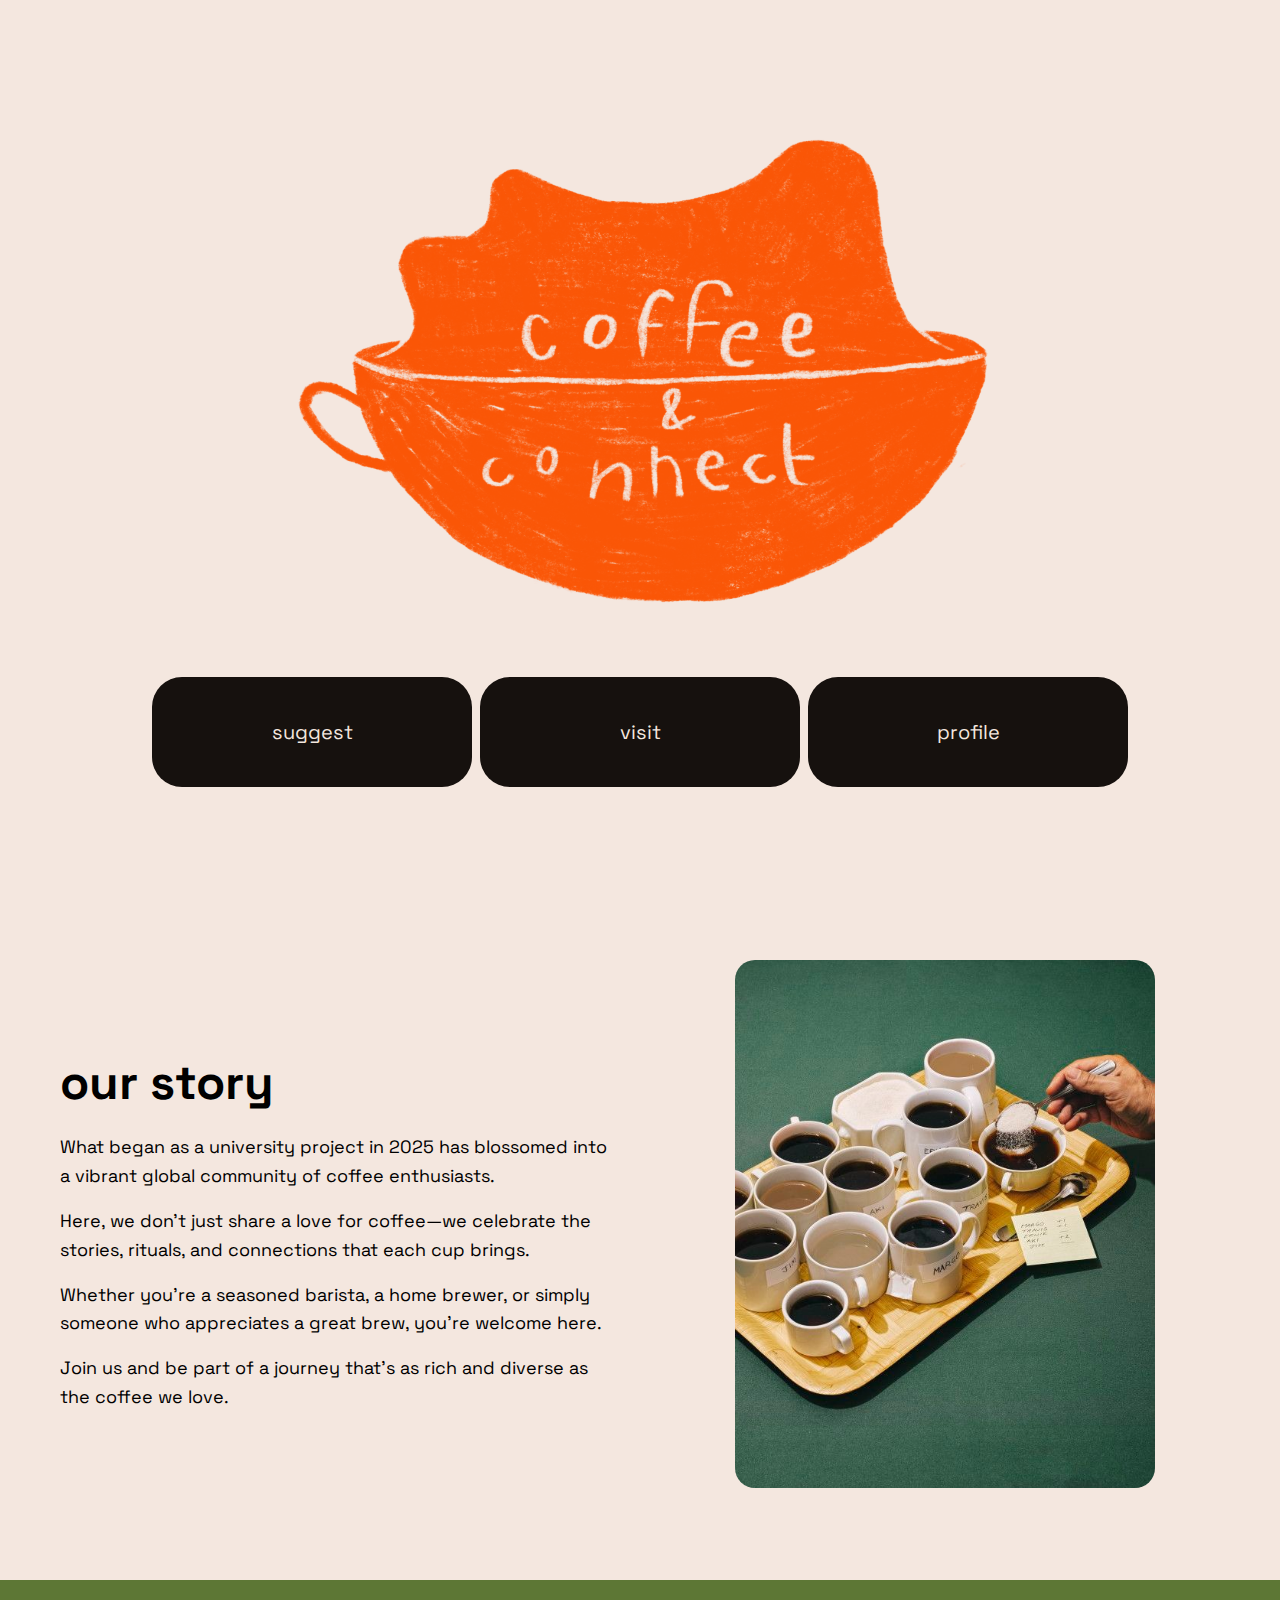
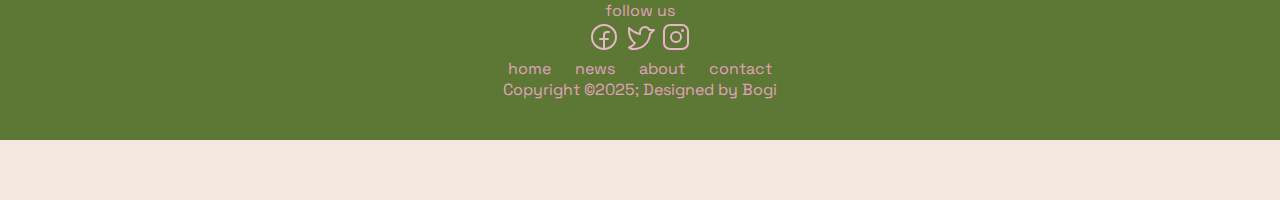
<file: index.html>
<!DOCTYPE html>
<html lang="en">
<head>
  <meta charset="UTF-8" />
  <title>Coffee & Connect</title>
  <meta name="viewport" content="width=device-width, initial-scale=1.0" />
  <link rel="preconnect" href="https://fonts.googleapis.com">
  <link rel="preconnect" href="https://fonts.gstatic.com" crossorigin>
  <link href="https://fonts.googleapis.com/css2?family=Asimovian&family=IBM+Plex+Mono:ital,wght@0,100;0,200;0,300;0,400;0,500;0,600;0,700;1,100;1,200;1,300;1,400;1,500;1,600;1,700&family=Space+Grotesk:wght@300..700&family=Yuji+Syuku&display=swap" rel="stylesheet">

  <style>


    .space-grotesk-regular {
    font-family: "Space Grotesk", sans-serif;
    font-optical-sizing: auto;
    font-weight: 400;
    font-style: normal;
    }

    * {
      margin: 0;
      padding: 0;
      box-sizing: border-box;
      font-family: "Space Grotesk", "IBM Plex Mono", sans-serif;
    }

    body {
      overflow: hidden;
      background: #16110E;
    }

    /* ===== pgs  ===== */
    .pages {
      height: 200vh;
      width: 100%;
      transition: transform 0.8s ease-in-out;
    }

    .page {
      height: 100vh;
      width: 100%;
      display: flex;
      align-items: center;
      justify-content: center;
    }

    /* ===== 1st pg ===== */
    .page-one {
      background: #F4E7DF;
      flex-direction: column;
      gap: 24px; /* tighten spacing so image + buttons fit */
    }

    .hero-image {
      /* slightly smaller so image + buttons fit on one screen */
      width: 720px;
      height: 540px;
      max-width: 85vw;
      max-height: 65vh;
      object-fit: contain;
    }

    .buttons {
      display: flex;
      width: 100%;
      max-width: 1040px;
      justify-content: space-evenly;
      align-items: center;
      gap: 0; /* spacing is handled by space-evenly */
      padding: 0 24px;
      box-sizing: border-box;
    }

    .btn {
      background: #16110E;
      color: #F4E7DF;
      padding: 14px 28px;
      border-radius: 30px;
      font-size: 20px;
      border: none;
      cursor: pointer;

      width: 320px;
      height: 110px;
      display: inline-flex;
      align-items: center;
      justify-content: center;
      font-size: 20px;

      /* ensure anchor-buttons have no underline */
      text-decoration: none;
      color: #F4E7DF;
    }

    /* also target anchor states to prevent underlines on hover/focus */
    .btn,
    .btn:link,
    .btn:visited,
    .btn:hover,
    .btn:focus {
      text-decoration: none;
      color: #F4E7DF;
    }
    /* ===== SECOND PAGE ===== */
    .page-two {
      background: #F4E7DF;
      /* make this page a column and space content so footer sits at the bottom */
      display: flex;
      flex-direction: column;
      justify-content: space-between;
      padding: 60px;
      min-height: 100vh;
      box-sizing: border-box;
    }

    .story-container {
      display: flex;
      gap: 60px;
      max-width: 1200px;
      margin: 0 auto;            /* don't auto-center vertically */
      align-items: stretch;      /* let children fill container height */
      flex: 1 1 auto;            /* take available vertical space so footer sits at bottom */
        padding-bottom: 60px;     /* space from footer */
    }

    .story-text {
      flex: 1;
      display: flex;
      flex-direction: column;
      justify-content: center;   /* vertically center the text block inside the container */
    }

    .story-text h1 {
      font-size: 48px;
      margin-bottom: 20px;
    }

    .story-text p {
      font-size: 18px;
      line-height: 1.6;
      margin-bottom: 16px;
    }

    .story-image {
      flex: 1;
      display: flex;
      align-items: center;
      justify-content: center;
      margin-bottom: auto;
    }

    .story-image img {
      width: 420px;
      height: 528px;
      max-width: 100%;
      max-height: 75vh;
      object-fit: cover;
      border-radius: 20px;
      display: block;
    }

    footer {
      width: calc(100% + 120px);
      background-color: #5D7735;
      color: #E1A3BC;
      text-align: center;
      padding: 20px 0 40px 0;
    }

    .footer-text2 {
      display: flex;
      justify-content: center;
      align-items: center;
      gap: 24px;
      white-space: nowrap;
    }

    .footer-text2 p {
      margin: 0;
      padding: 0;
    }
    
    /* ===== responsiving ===== */
    @media (max-width: 100%) {
      .story-container {
        flex-direction: column;
        padding-bottom: 100px;
      }

      .story-text h1 {
        font-size: 36px;
      }

      /* scale image and buttons on small screens */
      .hero-image {
        width: 72vw;
        height: auto;
        max-height: 50vh;
      }

      .btn {
        width: 100%;
        height: 56px;
        font-size: 18px;
      }

      .buttons {
        gap: 12px;
        flex-direction: column;
        align-items: center;
        width: 86vw;
      }

      /* make story image responsive on narrow screens */
      .story-image img {
        width: 86vw;
        height: auto;
        max-height: 50vh;
      }

      footer {
        width: 100%;
        background-color: #5D7735;
        color: #E1A3BC;
        text-align: center;
        padding: 20px 0;
      }
    }
  </style>
</head>

<body>

  <div class="pages" id="pages">
    <!-- pg 1 -->
    <section class="page page-one">
      <img src="img/logo orange.png" alt="Coffee and Connect" class="hero-image" />

      <div class="buttons">
        <a href="404/recommend.html" class="btn" role="button">suggest</a>
        <a href="discover/discover.html" class="btn" role="button">visit</a>
        <a href="404/404.html" class="btn" role="button">profile</a>
      </div>
    </section>

    <!-- pg 2 -->
    <section class="page page-two">
      <div class="story-container">
        <div class="story-text">
          <h1>our story</h1>
          <p>
            What began as a university project in 2025 has blossomed into a vibrant global community of coffee enthusiasts. 
          </p>
          <p>
            Here, we don’t just share a love for coffee—we celebrate the stories, rituals, and connections that each cup brings. 
          </p>
          <p>
            Whether you’re a seasoned barista, a home brewer, or simply someone who appreciates a great brew, you’re welcome here.
          </p>
          <p>
            Join us and be part of a journey that’s as rich and diverse as the coffee we love.
          </p>
        </div>

        <div class="story-image">
          <img src="img/story.jpeg" alt="Coffee tasting" />
        </div>
      </div>
      <footer>
        <p class="footer-text">follow us</p>
        <div class="social-icons">
          <a href="#"><img src="img/social/facebook-logo.svg" alt="Facebook" /></a>
          <a href="#"><img src="img/social/twitter-logo.svg" alt="Twitter" /></a>
          <a href="#"><img src="img/social/instagram-logo.svg" alt="Instagram" /></a>
        </div>
        <div class="footer-text2">
            <p>home</p>
            <p>news</p>
            <p>about</p>
            <p>contact</p>
        </div>
        <p class="footer-text3">Copyright ©2025; Designed by Bogi</p>
      
      </footer>
    </section>
  </div>

  <script>
    let currentPage = 0;
    const pages = document.getElementById("pages");

    /* ===== scroll  ===== */
    window.addEventListener("wheel", (e) => {
      if (e.deltaY > 0) {
        goToPage(1);
      } else {
        goToPage(0);
      }
    });

    /* ===== swipe  ===== */
    let startY = 0;

    window.addEventListener("touchstart", (e) => {
      startY = e.touches[0].clientY;
    });

    window.addEventListener("touchend", (e) => {
      let endY = e.changedTouches[0].clientY;
      if (startY - endY > 50) {
        goToPage(1); 
      } else if (endY - startY > 50) {
        goToPage(0); 
      }
    });

    function goToPage(page) {
      currentPage = page;
      pages.style.transform = `translateY(-${page * 100}vh)`;
    }
  </script>

</body>
</html>
</file>
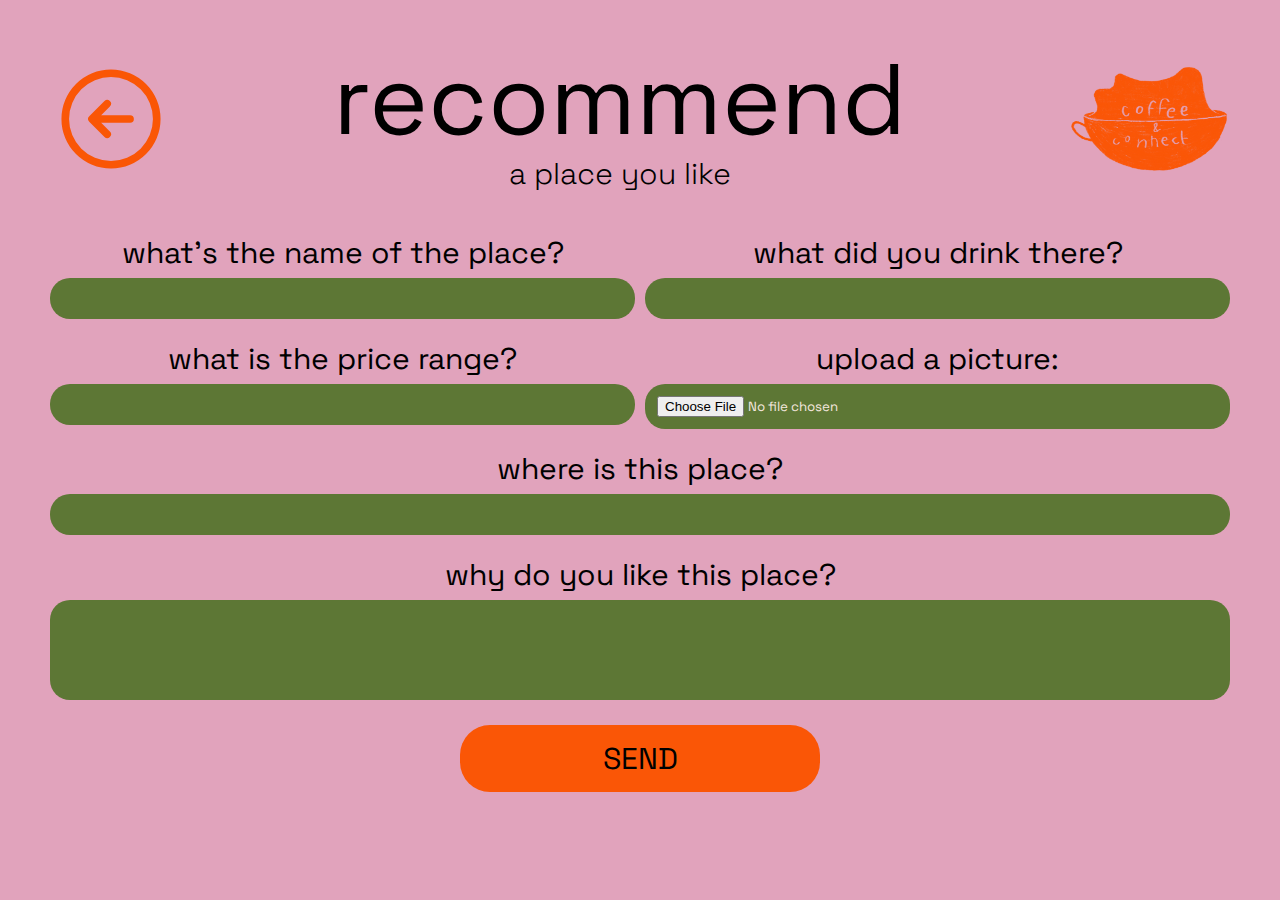
<file: 404/recommend.html>
<!DOCTYPE html>
<html lang="en">
<head>
  <meta charset="UTF-8" />
  <meta name="viewport" content="width=device-width, initial-scale=1.0" />
  <title>Recommend a Place</title>
  <link rel="preconnect" href="https://fonts.gstatic.com" crossorigin>
  <link href="https://fonts.googleapis.com/css2?family=Asimovian&family=IBM+Plex+Mono:ital,wght@0,100;0,200;0,300;0,400;0,500;0,600;0,700;1,100;1,200;1,300;1,400;1,500;1,600;1,700&family=Space+Grotesk:wght@300..700&family=Yuji+Syuku&display=swap" rel="stylesheet">


  <style>
    * {
      box-sizing: border-box;
      font-family: "Space Grotesk", "IBM Plex Mono", sans-serif;
    }

    .space-grotesk-regular {
    font-family: "Space Grotesk", sans-serif;
    font-optical-sizing: auto;
    font-weight: 400;
    font-style: normal;
}

    body {
      margin: 0;
      background-color: #E1A3BC;
      display: flex;
      justify-content: center;
      align-items: center;
    }

    .container {
      width: 100%;
      background-color: #E1A3BC;
      padding: 50px;
    }

    .top-bar {
        display: flex;
        justify-content: space-between;
        align-items: center;
        position: relative;
        margin-bottom: 40px;
    }

    /* tajtel placed between back button and logo */
    .top-bar-title {
      display: flex;
      flex-direction: column;
      align-items: center;
      justify-content: center;
      gap: 4px;
      text-align: center;
      pointer-events: none; 
    }
    .top-bar-title h1 {
      margin: 0;
      font-size: 100px;    
      font-weight: 400;
      text-transform: lowercase;
      line-height: 1;
    }
    .top-bar-title h2 {
      margin: 0;
      font-size: 30px;    
      font-weight: 300;
      text-transform: none;
    }

    .top-bar-logo {
      max-height: 122px;
      height: 122px;
      width: auto;
      object-fit: contain;
      display: block;
    }

    .back-btn {
        background: transparent;
        border-radius: 50%;
        width: 122px;
        height: 122px;
        font-size: 24px;
        cursor: pointer;
    }

    .logo {
        max-width: 162px;
        height: auto;
        font-weight: bold;
        text-align: right;
    }

    h1 {
      text-align: center;
      font-size: 100px;
      font-weight: 400;
      margin: 0 0 0;
    }

    h2 {
      text-align: center;
      margin: 0 0 30px;
      font-size: 30px;
      font-weight: normal;
    }

    .row {
      display: flex;
      gap: 10px;
      margin-bottom: 20px;
    }

    .field {
      flex: 1;
    }

    label {
      display: block;
      text-align: center;
      font-size: 30px;
      margin-bottom: 6px;
    }

    input, textarea {
      width: 100%;
      padding: 12px;
      border-radius: 20px;
      border: none;
      background-color: #5D7735;
      color: #F4E7DF;
    }

    textarea {
      min-height: 100px;
      resize: none;
    }

    .full-width {
      margin-bottom: 20px;
    }

    .send-btn {
      width: 360px;
      padding: 14px;
      border-radius: 30px;
      border: none;
      background-color: #FA5606;
      font-size: 30px;
      font-weight: 400;
      cursor: pointer;
      display: inline-flex;    
      align-items: center;
      justify-content: center;
    }


    .send-wrap {
      text-align: center;
      margin-top: 20px;
    }

    .modal-overlay {
      position: fixed;
      inset: 0;
      background: rgba(0,0,0,0.45);
      display: none;
      align-items: center;
      justify-content: center;
      z-index: 1200;
      padding: 24px;
      box-sizing: border-box;
    }
    .modal-overlay.active { display: flex; }
    .modal {
      background: #F4E7DF;
      color: #16110E;
      padding: 24px;
      border-radius: 12px;
      max-width: 520px;
      width: 100%;
      text-align: center;
      position: relative;
    }
    .modal h3 { margin: 0 0 8px; font-size: 20px; }
    .modal p { margin: 0 0 18px; font-size: 16px; }
    .modal .close-btn {
      position: absolute;
      right: 10px;
      top: 10px;
      background: transparent;
      border: none;
      font-size: 20px;
      cursor: pointer;
      color: #16110E;
    }
    
  </style>
</head>
<body>
  <div class="container">
   <div class="top-bar">
    <a href="../index.html" aria-label="Back to homepage">
      <img src="../img/back btn.svg" alt="back" class="back-btn" />
    </a>

    <div class="top-bar-title" aria-hidden="true">
      <h1>recommend</h1>
      <h2>a place you like</h2>
    </div>

    <a href="../index.html" aria-label="Homepage">
      <img src="../img/logo orange.png" alt="logo" class="top-bar-logo" />
    </a>
  </div>

    <div class="row">
      <div class="field">
        <label>what’s the name of the place?</label>
        <input type="text" />
      </div>
      <div class="field">
        <label>what did you drink there?</label>
        <input type="text" />
      </div>
    </div>

    <div class="row">
      <div class="field">
        <label>what is the price range?</label>
        <input type="text" />
      </div>
      <div class="field">
        <label>upload a picture:</label>
        <input type="file" />
      </div>
    </div>

    <div class="full-width">
      <label>where is this place?</label>
      <input type="text" />
    </div>

    <div class="full-width">
      <label>why do you like this place?</label>
      <textarea></textarea>
    </div>

    <div class="send-wrap">
      <button class="send-btn">SEND</button>
    </div>
  </div>

  <!-- pop-up-->
  <div class="modal-overlay" id="recModal" aria-hidden="true">
    <div class="modal" role="dialog" aria-modal="true" aria-labelledby="recModalTitle">
      <button class="close-btn" id="recModalClose" aria-label="Close and return to homepage">×</button>
      <h3 id="recModalTitle">Thank you for your recommendation!</h3>
      <p>We appreciate your suggestion — we’ll take a look.</p>
      
    </div>
  </div>

  <script>
    (function () {
      const sendBtn = document.querySelector('.send-btn');
      const overlay = document.getElementById('recModal');
      const closeBtn = document.getElementById('recModalClose');

      if (!sendBtn || !overlay) return;

      function openModal() {
        overlay.classList.add('active');
        overlay.setAttribute('aria-hidden', 'false');
        closeBtn && closeBtn.focus();
      }

      function closeModal() {
        overlay.classList.remove('active');
        overlay.setAttribute('aria-hidden', 'true');
      }

      sendBtn.addEventListener('click', function (e) {
        e.preventDefault();
        openModal();
      });

      // X button: go back to first page
      closeBtn && closeBtn.addEventListener('click', function () {
        window.location.href = '../index.html';
      });

      
      overlay.addEventListener('click', function (e) {
        if (e.target === overlay) closeModal();
      });

      document.addEventListener('keydown', function (e) {
        if (e.key === 'Escape' || e.keyCode === 27) {
          closeModal();
        }
      });
    })();
  </script>
</body>
</html>
</file>
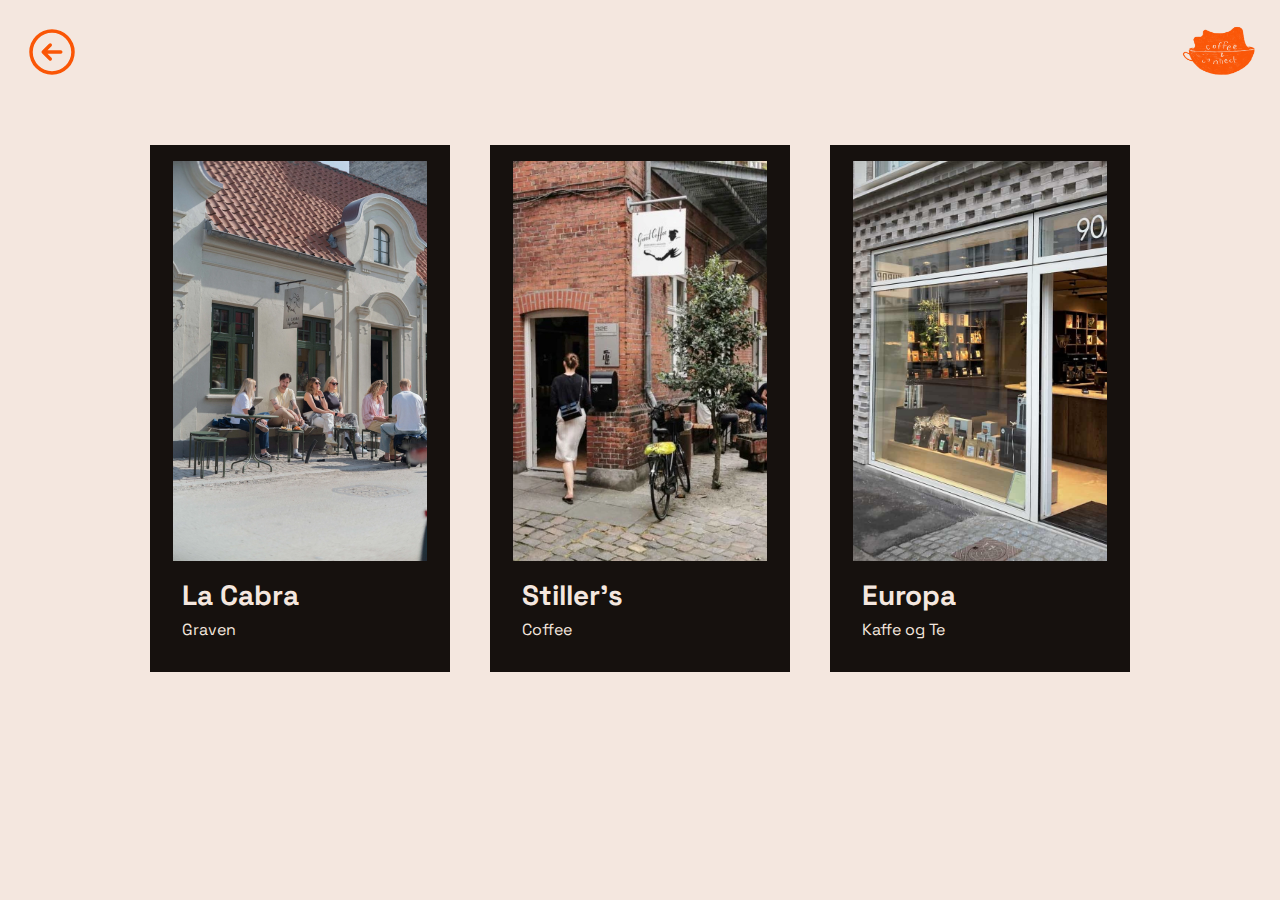
<file: discover/discover.html>
<!DOCTYPE html>
<html lang="en">
<head>
  <meta charset="UTF-8" />
  <title>Coffee & Connect</title>
  <link rel="stylesheet" href="disvocer.css" />
  <link rel="preconnect" href="https://fonts.gstatic.com" crossorigin>
  <link href="https://fonts.googleapis.com/css2?family=Asimovian&family=IBM+Plex+Mono:ital,wght@0,100;0,200;0,300;0,400;0,500;0,600;0,700;1,100;1,200;1,300;1,400;1,500;1,600;1,700&family=Space+Grotesk:wght@300..700&family=Yuji+Syuku&display=swap" rel="stylesheet">

</head>
<body>

<div class="page">

  <!-- Top bar -->
  <div class="top-bar">
    <a href="../index.html" aria-label="Back to homepage">
      <img src="../img/back btn.svg" alt="back" class="back-btn" />
    </a>
    <a href="../index.html" aria-label="Homepage">
      <img src="../img/logo orange.png" alt="logo" class="top-bar-logo" />
    </a>
  </div>

  <!-- Carousel -->
  <div class="carousel-container">
    <div class="carousel-track">

      <a href="./LC/LC.html" class="card" aria-label="La Cabra" class="link">
        <img src="../img/LC.webp" />
        <div class="card-text">
          <h2>La Cabra</h2>
          <p>Graven</p>
        </div>
      </a>

      <a href="./ST/ST.html" class="card" aria-label="Stiller’s" class="link">
        <img src="../img/Stillrs.webp" />
        <div class="card-text">
          <h2>Stiller’s</h2>
          <p>Coffee</p>
        </div>
      </a>

      <a href="./EPA/EPA.html" class="card" aria-label="Europa" class="link">
        <img src="../img/Epa.jpg" />
        <div class="card-text">
          <h2>Europa</h2>
          <p>Kaffe og Te</p>
        </div>
      </a>

    </div>
  </div>

</div>

<script src="carousel.js"></script>
</body>
</html>
</file>
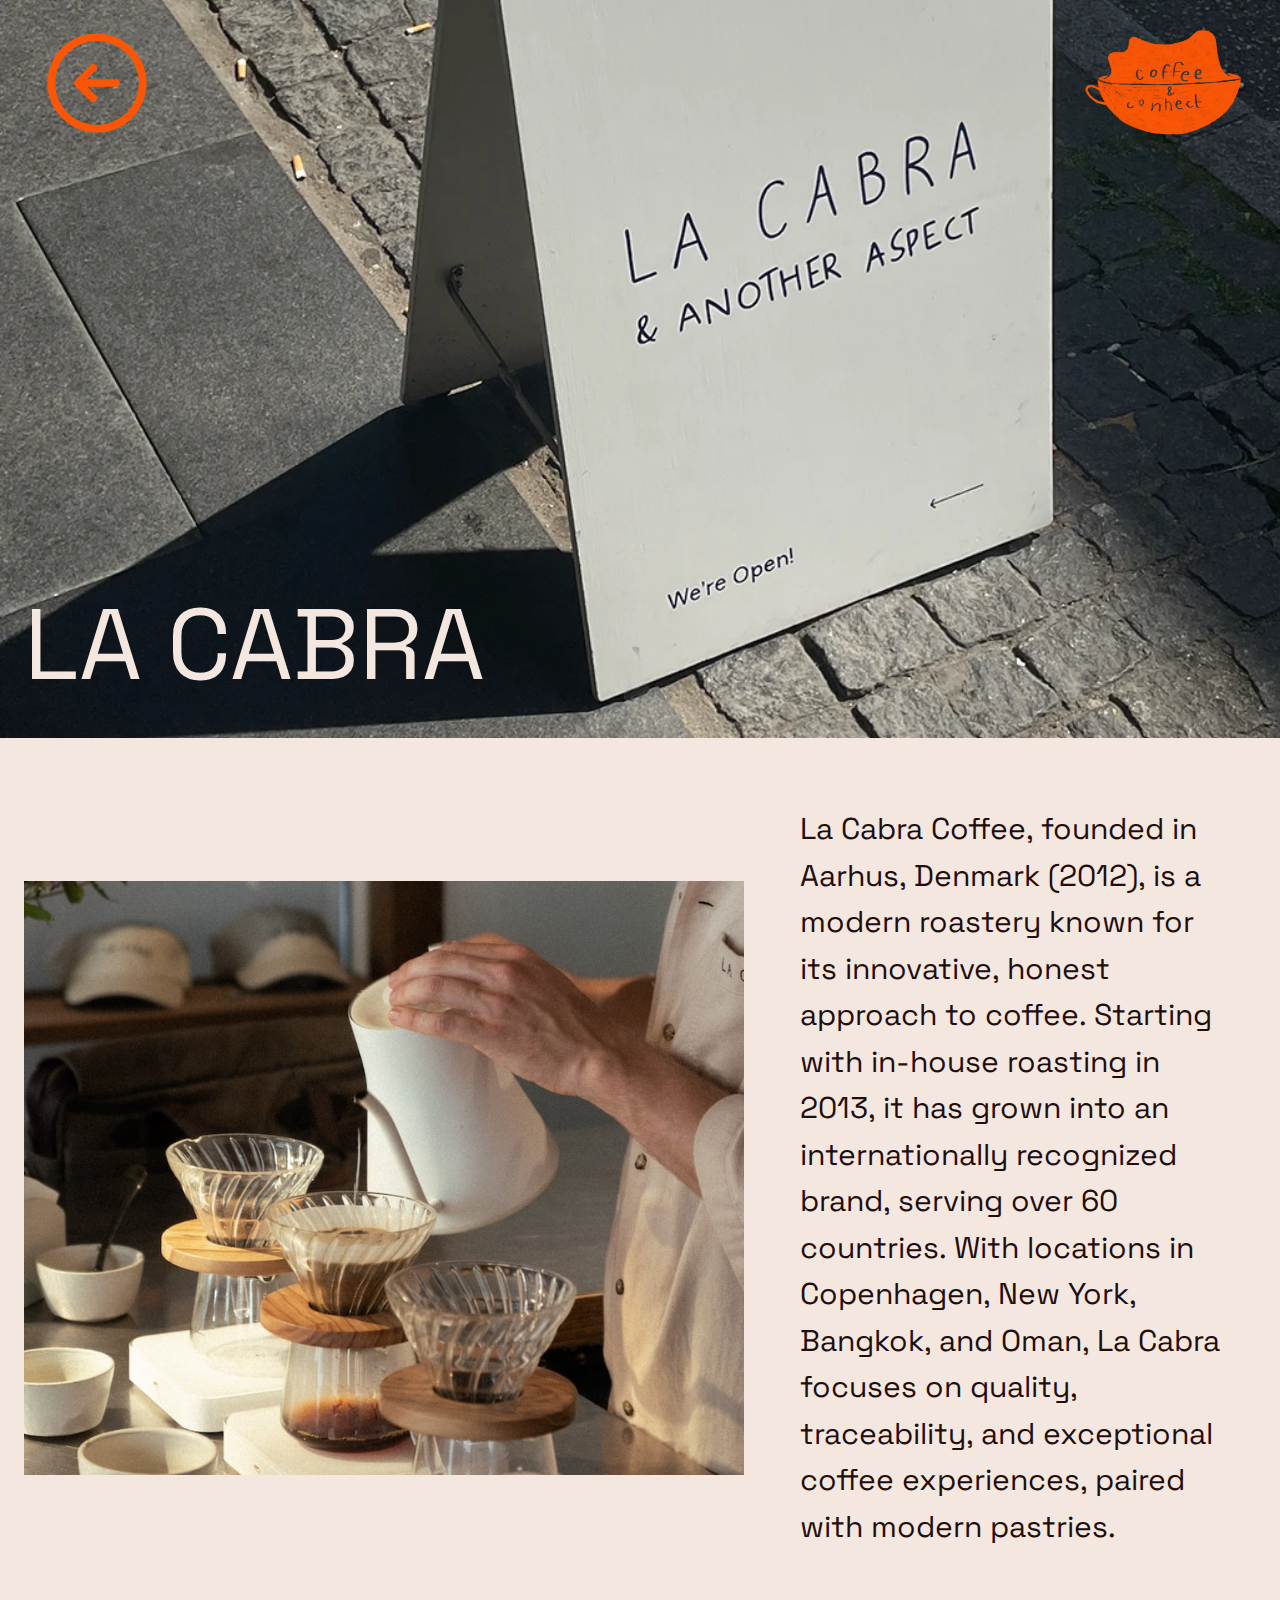
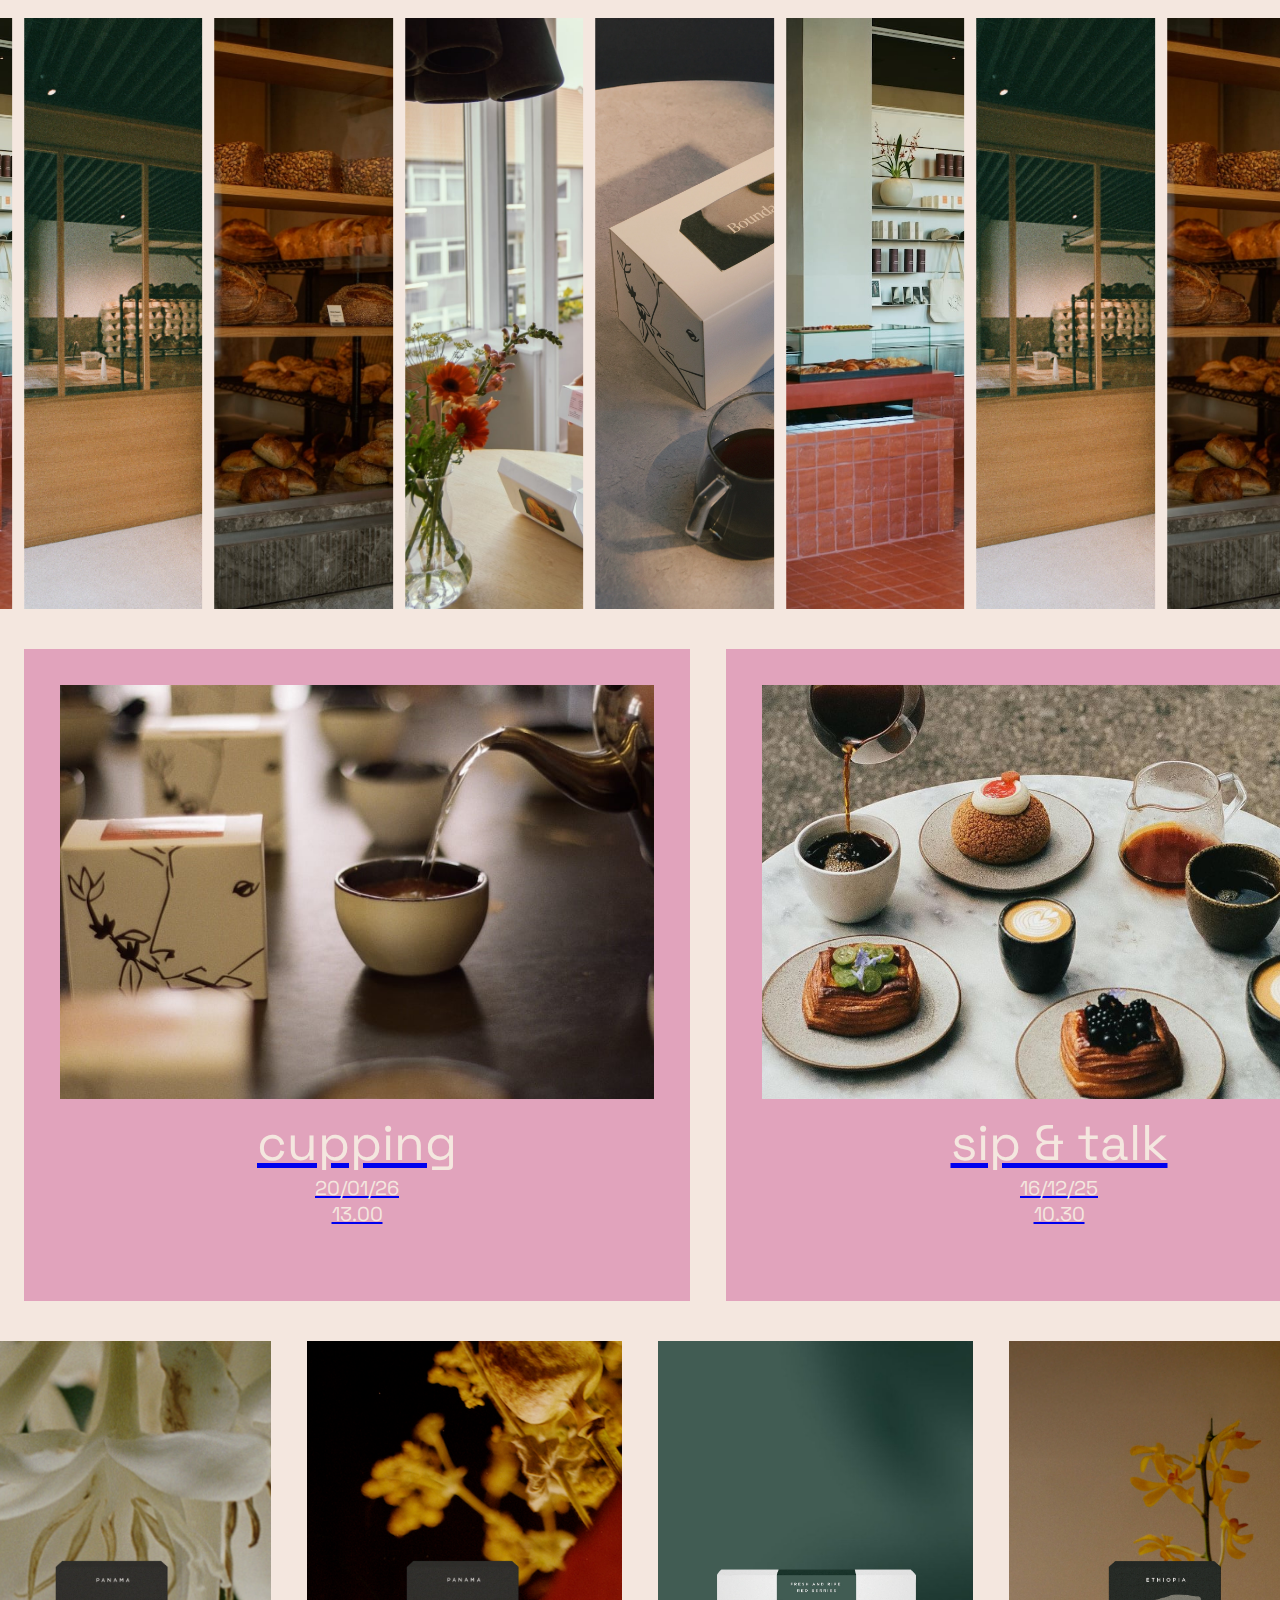
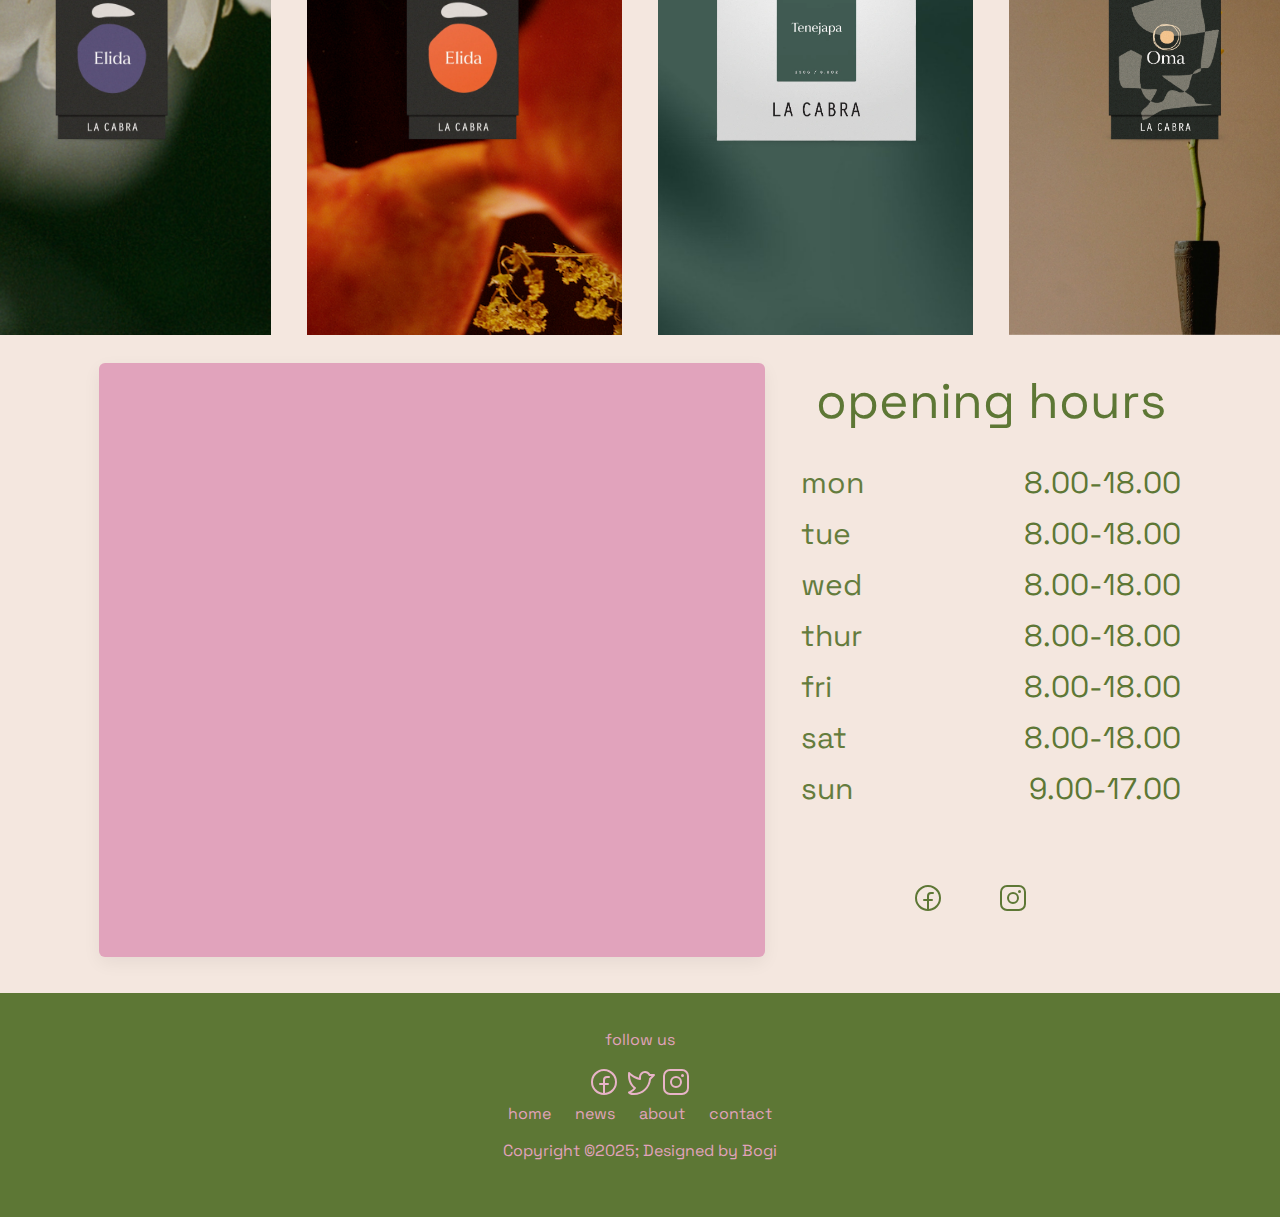
<file: discover/LC/LC.html>
<!DOCTYPE html>
<html lang="en">
<head>
  <meta charset="UTF-8" />
  <meta name="viewport" content="width=device-width, initial-scale=1.0" />
  <title>Coffee & Connect - La Cabra</title>
  <link rel="stylesheet" href="./LC.css" />
  <link rel="preconnect" href="https://fonts.gstatic.com" crossorigin>
  <link href="https://fonts.googleapis.com/css2?family=Asimovian&family=IBM+Plex+Mono:ital,wght@0,100;0,200;0,300;0,400;0,500;0,600;0,700;1,100;1,200;1,300;1,400;1,500;1,600;1,700&family=Space+Grotesk:wght@300..700&family=Yuji+Syuku&display=swap" rel="stylesheet">

</head>
<body>
    <div class="top-bar">
    <a href="../discover.html" aria-label="Back to homepage">
      <img src="../../img/back btn.svg" alt="back" class="back-btn" />
    </a>
    <a href="../../index.html" aria-label="Homepage">
      <img src="../../img/logo orange.png" alt="logo" class="top-bar-logo" />
    </a>
  </div>

  <!-- hero -->
  <header class="hero">
    <img src="../../img/LC/header2.webp" alt="hero img" />
    <p>La Cabra</p>
  </header>

  <!-- abour -->
  <section class="about section">
    <img src="../../img/LC/about.jpg" alt="intro img" />
    <p>
      La Cabra Coffee, founded in Aarhus, Denmark (2012), is a modern roastery known for its innovative, honest approach to coffee. Starting with in-house roasting in 2013, it has grown into an internationally recognized brand, serving over 60 countries. With locations in Copenhagen, New York, Bangkok, and Oman, La Cabra focuses on quality, traceability, and exceptional coffee experiences, paired with modern pastries.
    </p>
  </section>

  <!-- pictures -->
  <section class="section">
    <div class="grid">
      <div><img src="../../img/LC/borggade.webp" /></div>
      <div><img src="../../img/LC/bread.jpeg" /></div>
      <div><img src="../../img/LC/girl.jpg" /></div>
      <div><img src="../../img/LC/chito.webp" /></div>
      <div><img src="../../img/LC/nordhavn.jpg" /></div>
    </div>
  </section>

  <!-- események -->
  <section class="section highlights">
    <a href="../../404/404.html" class="card" aria-label="cupping — open">
      <img src="../../img/LC/cupping.jpeg" alt="cupping" />
      <h3>cupping</h3>
      <p>20/01/26</p>
      <p>13.00</p>
    </a>

    <a href="../../404/404.html" class="card" aria-label="sip & talk — open">
      <img src="../../img/LC/meetandtalk.png" alt="sip & talk" />
      <h3>sip & talk</h3>
      <p>16/12/25</p>
      <p>10.30</p>
    </a>
  </section>

  <!-- shoping -->
  <section class="shop">
    <div class="shop-section">
      <div>
        <img src="../../img/LC/elida background 2.png" class="background"/>
        <img src="../../img/LC/elida 2.png" alt="elida2" class="coffee">
      </div>
      <div>
        <img src="../../img/LC/elida background.png" class="background"/>
        <img src="../../img/LC/elida.png" alt="elida" class="coffee">
      </div>
      <div>
        <img src="../../img/LC/tenejapa background.jpg" class="background"/>
        <img src="../../img/LC/tenejapa.webp" alt="tenejapa" class="coffee">
      </div>
      <div>
        <img src="../../img/LC/oma background.webp" class="background"/>
        <img src="../../img/LC/oma.png" alt="oma" class="coffee">
      </div>
    </div>
  </section>

  <!-- map -->
  <section class="map-section section" aria-label="Location map">
    <div class="map-wrap">
      <div class="map-container">
        <iframe
          src="https://www.google.com/maps/embed?pb=!1m18!1m12!1m3!1d2221.904536471912!2d10.207826076800478!3d56.15875516065054!2m3!1f0!2f0!3f0!3m2!1i1024!2i768!4f13.1!3m3!1m2!1s0x464c3f96ee079f41%3A0xbe9abb00e25b18d1!2sLa%20Cabra!5e0!3m2!1sen!2sdk!4v1765912795461!5m2!1sen!2sdk"
          width="600"
          height="450"
          style="border:0;"
          allowfullscreen=""
          loading="lazy"
          referrerpolicy="no-referrer-when-downgrade"></iframe>
      </div>

      <aside class="map-info" aria-label="Opening hours and contact">
        <h3 class="map-title">opening hours</h3>
        <ul class="opening-hours">
          <li><span class="day">mon</span><span class="time">8.00-18.00</span></li>
          <li><span class="day">tue</span><span class="time">8.00-18.00</span></li>
          <li><span class="day">wed</span><span class="time">8.00-18.00</span></li>
          <li><span class="day">thur</span><span class="time">8.00-18.00</span></li>
          <li><span class="day">fri</span><span class="time">8.00-18.00</span></li>
          <li><span class="day">sat</span><span class="time">8.00-18.00</span></li>
          <li><span class="day">sun</span><span class="time">9.00-17.00</span></li>
        </ul>

        <div class="map-social">
            <a href="https://www.facebook.com/Lacabra.coffee" class="social-btn" aria-label="Facebook">
              <img src="../../img/social/green fb.svg" alt="facebook-logo" />
            </a>
          <a href="https://www.instagram.com/lacabracoffee?utm_source=ig_web_button_share_sheet&igsh=ZDNlZDc0MzIxNw==" class="social-btn" aria-label="Instagram">
            <img src="../../img/social/green insta.svg" alt="instagram-logo" />
          </a>
        </div>
      </aside>
    </div>
  </section>

  <!-- footer-->
  <footer>
        <p class="footer-text">follow us</p>
        <div class="social-icons">
          <a href="#"><img src="../../img/social/facebook-logo.svg" alt="Facebook" /></a>
          <a href="#"><img src="../../img/social/twitter-logo.svg" alt="Twitter" /></a>
          <a href="#"><img src="../../img/social/instagram-logo.svg" alt="Instagram" /></a>
        </div>
        <div class="footer-text2">
            <p>home</p>
            <p>news</p>
            <p>about</p>
            <p>contact</p>
        </div>
        <p class="footer-text3">Copyright ©2025; Designed by Bogi</p>
      
      </footer>

  <!-- carousel functionality for .grid -->
  <script src="./carousel.js"></script>
 </body>
</html>
</file>
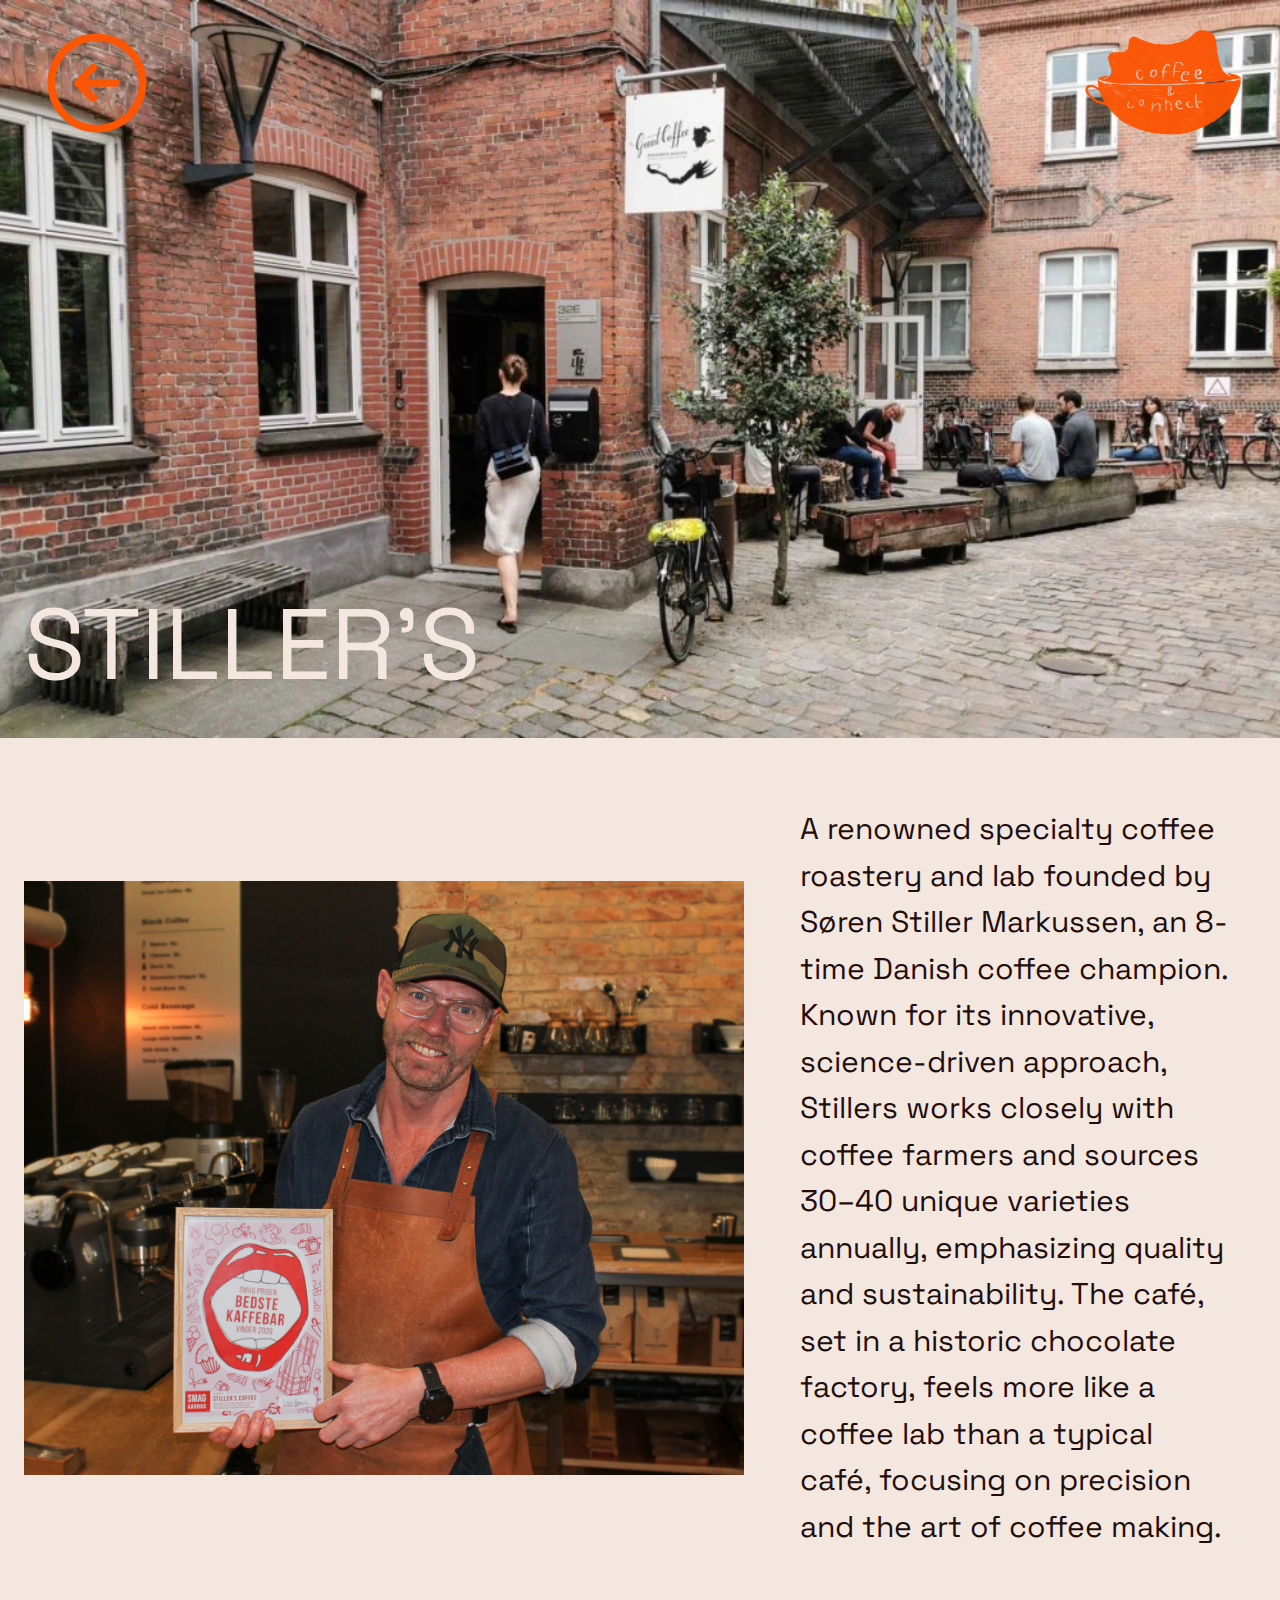
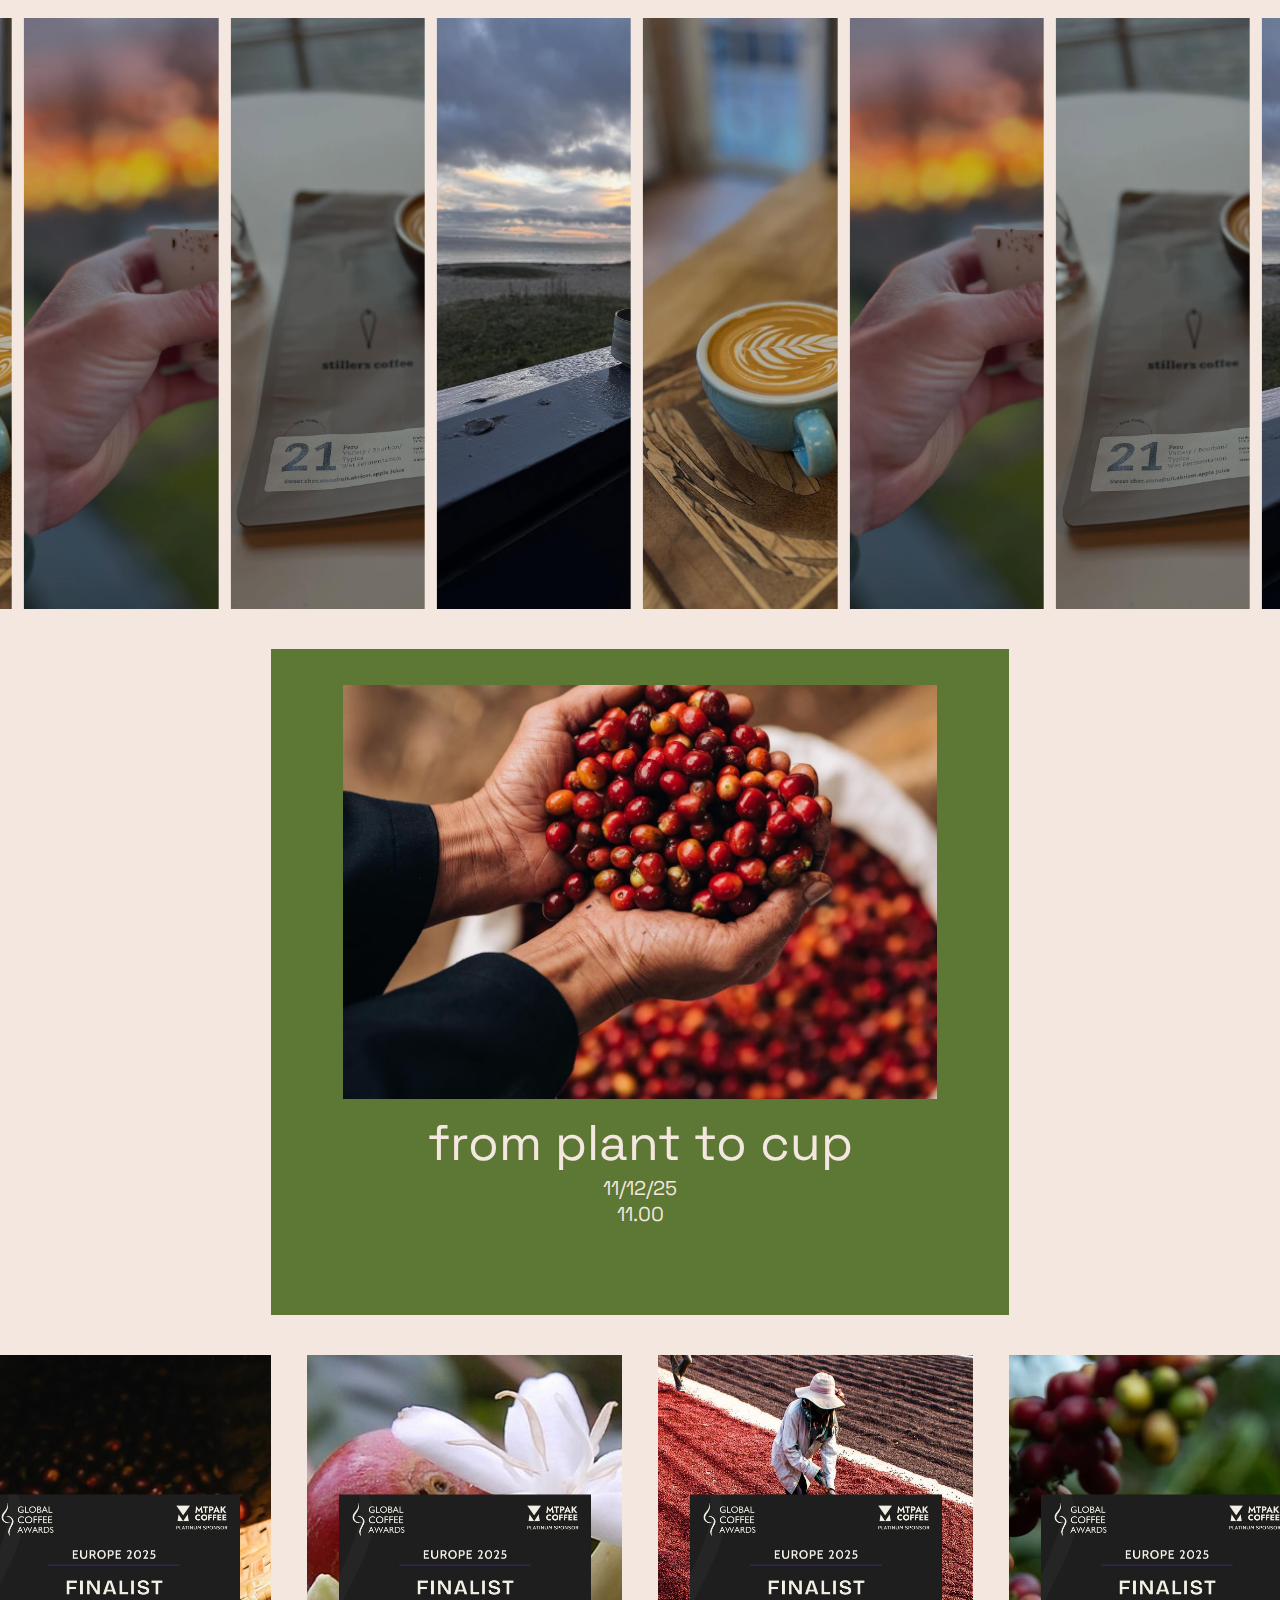
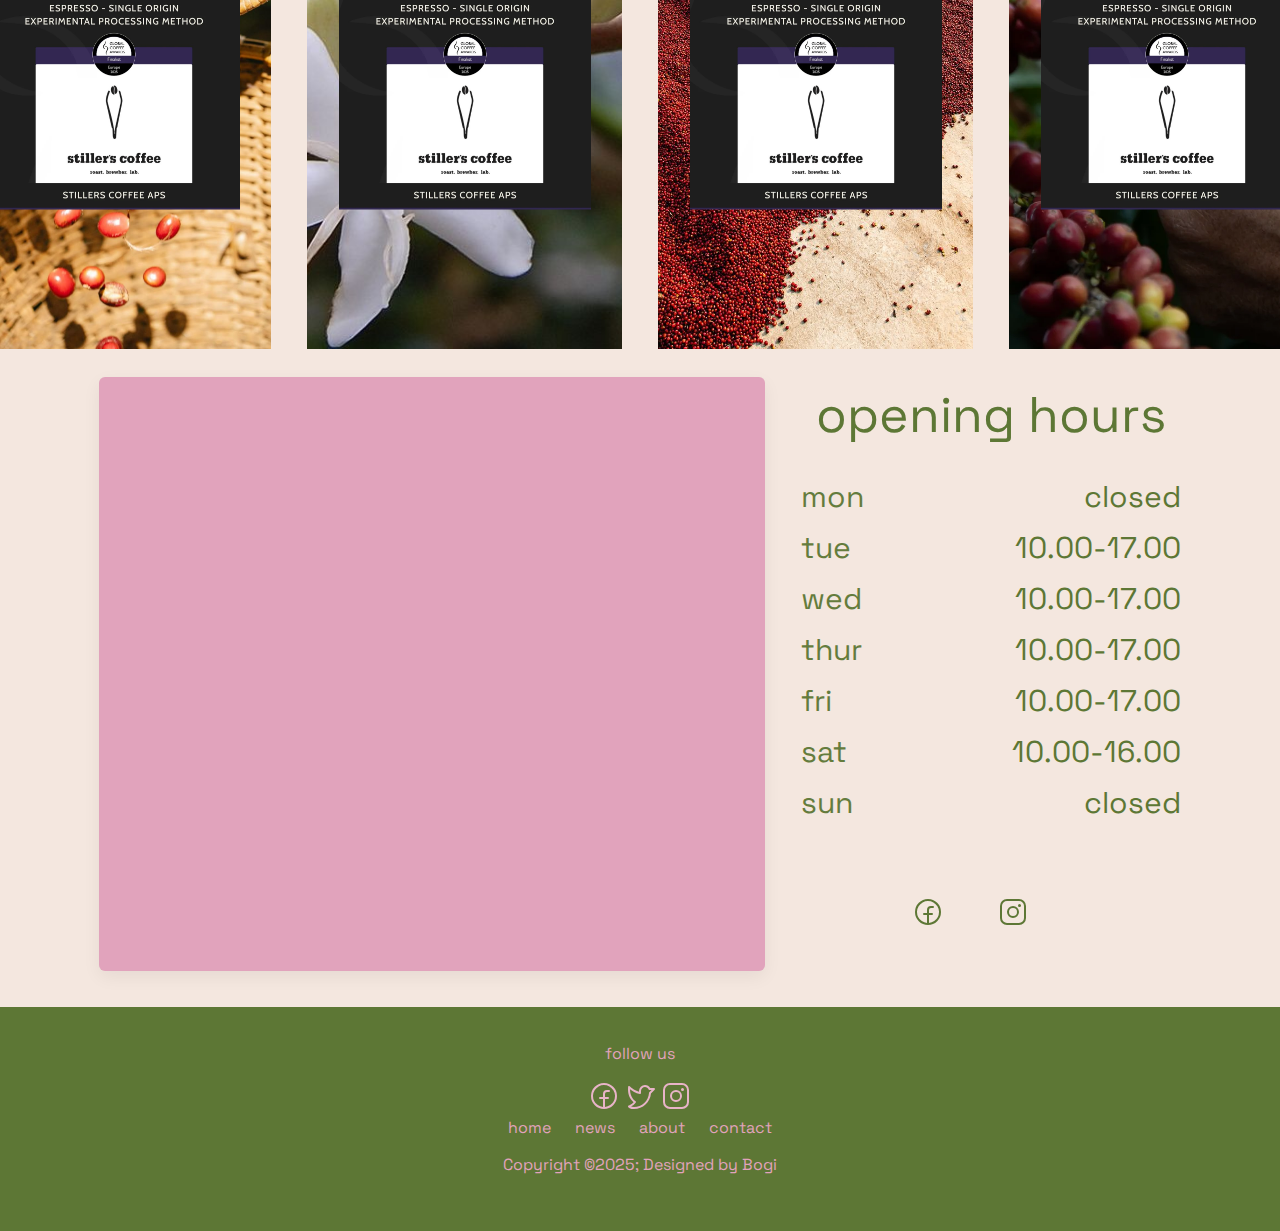
<file: discover/ST/ST.html>
<!DOCTYPE html>
<html lang="en">
<head>
  <meta charset="UTF-8" />
  <meta name="viewport" content="width=device-width, initial-scale=1.0" />
  <title>Coffee & Connect - La Cabra</title>
  <link rel="stylesheet" href="./ST.css" />
  <link rel="preconnect" href="https://fonts.gstatic.com" crossorigin>
  <link href="https://fonts.googleapis.com/css2?family=Asimovian&family=IBM+Plex+Mono:ital,wght@0,100;0,200;0,300;0,400;0,500;0,600;0,700;1,100;1,200;1,300;1,400;1,500;1,600;1,700&family=Space+Grotesk:wght@300..700&family=Yuji+Syuku&display=swap" rel="stylesheet">

</head>
<body>
    <div class="top-bar">
    <a href="../discover.html" aria-label="Back to homepage">
      <img src="../../img/back btn.svg" alt="back" class="back-btn" />
    </a>
    <a href="../../index.html" aria-label="Homepage">
      <img src="../../img/logo orange.png" alt="logo" class="top-bar-logo" />
    </a>
  </div>

  <!-- hero -->
  <header class="hero">
    <img src="../../img/Stillrs.webp" alt="hero img" />
    <p>stiller's</p>
  </header>

  <!-- abour -->
  <section class="about section">
    <img src="../../img/Stillers/stiller.jpg" alt="intro img" />
    <p>
      A renowned specialty coffee roastery and lab founded by Søren Stiller Markussen, an 8-time Danish coffee champion. Known for its innovative, science-driven approach, Stillers works closely with coffee farmers and sources 30–40 unique varieties annually, emphasizing quality and sustainability. The café, set in a historic chocolate factory, feels more like a coffee lab than a typical café, focusing on precision and the art of coffee making.
    </p>
  </section>

  <!-- pictures -->
  <section class="section">
    <div class="grid">
      <div><img src="../../img/Stillers/mug.jpg" /></div>
      <div><img src="../../img/Stillers/cofbag.jpg" /></div>
      <div><img src="../../img/Stillers/mug2.jpg" /></div>
      <div><img src="../../img/Stillers/coffee2.jpg" /></div>
    </div>
  </section>

  <!-- események -->
  <section class="section highlights">
    <div class="card">
      <img src="../../img/Stillers/beaninhand.jpg" alt="bean in hand" />
      <h3>from plant to cup</h3>
      <p>11/12/25</p>
      <p>11.00</p>
    </div>
  </section>

  <!-- shoping -->
  <section class="shop">
    <div class="shop-section">
      <div>
        <img src="../../img/Stillers/baskets.jpg" class="background"/>
        <img src="../../img/Stillers/finalist.webp" alt="elida2" class="coffee">
      </div>
      <div>
        <img src="../../img/Stillers/beanwithflower.jpg" class="background"/>
        <img src="../../img/Stillers/finalist.webp" alt="elida" class="coffee">
      </div>
      <div>
        <img src="../../img/Stillers/field.jpg" class="background"/>
        <img src="../../img/Stillers/finalist.webp" alt="tenejapa" class="coffee">
      </div>
      <div>
        <img src="../../img/Stillers/redbeasn.webp" class="background"/>
        <img src="../../img/Stillers/finalist.webp" alt="oma" class="coffee">
      </div>
    </div>
  </section>

  <!-- map -->
  <section class="map-section section" aria-label="Location map">
    <div class="map-wrap">
      <div class="map-container">
        <!-- embedded map with a pinned location (Aarhus coordinates) -->
        <iframe
          src="https://www.google.com/maps/embed?pb=!1m18!1m12!1m3!1d2221.8842063429747!2d10.203914276800553!3d56.159106660623394!2m3!1f0!2f0!3f0!3m2!1i1024!2i768!4f13.1!3m3!1m2!1s0x464c3f9424e1fb43%3A0xfbe922223703b15f!2sStillers%20Coffee!5e0!3m2!1sen!2sdk!4v1765921133951!5m2!1sen!2sdk"
          width="600"
          height="450"
          style="border:0;"
          allowfullscreen=""
          loading="lazy"
          referrerpolicy="no-referrer-when-downgrade"></iframe>
      </div>

      <aside class="map-info" aria-label="Opening hours and contact">
        <h3 class="map-title">opening hours</h3>
        <ul class="opening-hours">
          <li><span class="day">mon</span><span class="time">closed</span></li>
          <li><span class="day">tue</span><span class="time">10.00-17.00</span></li>
          <li><span class="day">wed</span><span class="time">10.00-17.00</span></li>
          <li><span class="day">thur</span><span class="time">10.00-17.00</span></li>
          <li><span class="day">fri</span><span class="time">10.00-17.00</span></li>
          <li><span class="day">sat</span><span class="time">10.00-16.00</span></li>
          <li><span class="day">sun</span><span class="time">closed</span></li>
        </ul>

        <div class="map-social">
            <a href="https://www.facebook.com/StillersCoffee/photos" class="social-btn" aria-label="Facebook">
              <img src="../../img/social/green fb.svg" alt="facebook-logo" />
            </a>
          <a href="https://www.instagram.com/stillerscoffee/" class="social-btn" aria-label="Instagram">
            <img src="../../img/social/green insta.svg" alt="instagram-logo" />
          </a>
        </div>
      </aside>
    </div>
  </section>

  <!-- footer-->
  <footer>
        <p class="footer-text">follow us</p>
        <div class="social-icons">
          <a href="#"><img src="../../img/social/facebook-logo.svg" alt="Facebook" /></a>
          <a href="#"><img src="../../img/social/twitter-logo.svg" alt="Twitter" /></a>
          <a href="#"><img src="../../img/social/instagram-logo.svg" alt="Instagram" /></a>
        </div>
        <div class="footer-text2">
            <p>home</p>
            <p>news</p>
            <p>about</p>
            <p>contact</p>
        </div>
        <p class="footer-text3">Copyright ©2025; Designed by Bogi</p>
      
      </footer>

  <!-- carousel functionality for .grid -->
  <script src="./carousel.js"></script>
 </body>
</html>
</file>
<file: discover/disvocer.css>
.space-grotesk-regular {
    font-family: "Space Grotesk", sans-serif;
    font-optical-sizing: auto;
    font-weight: 400;
    font-style: normal;
}

* {
    margin: 0;
    padding: 0;
    box-sizing: border-box;
    font-family: "Space Grotesk", "IBM Plex Mono", sans-serif;
}

body {
  margin: 0;
  background: #F4E7DF;
}

.page {
  width: 100%;
  height: 100vh;
  padding: 24px;
}

.top-bar {
  display: flex;
  justify-content: space-between;
  align-items: center;
}

.back-btn {
  background: transparent;
  border-radius: 50%;
  width: 56px;
  height: 56px;
  font-size: 24px;
  cursor: pointer;
}

.logo {
  font-weight: bold;
  text-align: right;
}

/* Carousel */
:root {
  /* keep one source of truth for card/gap sizes so we can force exactly 3 visible */
  --card-min: 300px;
  --gap: 40px;
}

.carousel-container {
  overflow: hidden;
  /* force container width so exactly 3 cards (and the two gaps) fit the viewport of the carousel */
  width: calc((3 * var(--card-min)) + (2 * var(--gap)));
  max-width: 100%;
  margin: 60px auto 0;
  box-sizing: border-box;
}

.carousel-track {
  display: flex;
  gap: var(--gap);
  transition: transform 0.4s ease;
}

.card {
  min-width: 300px;
  background: #16110E;
  color: #F4E7DF;

  /* center children (including the img) */
  display: flex;
  flex-direction: column;
  align-items: center;
  justify-content: center;
  padding: 16px;
}

/* remove underline for card links and keep colors unchanged */
.card,
.card:link,
.card:visited,
.card a,
.card a:link,
.card a:visited {
  text-decoration: none;
  color: #F4E7DF;
;
}

/* ensure hover/focus don't reintroduce decoration */
.card a:hover,
.card a:focus,
.card:hover,
.card:focus {
  text-decoration: none;
  color: #F4E7DF;
}

.card img {
  /* make the img a normal block and center it inside the card */
  display: block;
  width: 95%;
  height: 400px;
  object-fit: cover;
  margin: 0 auto;
}

.card-text {
  padding: 16px;
  width: 100%;            /* allow the text block to span full card width */
  box-sizing: border-box;
  text-align: left;       /* ensure text is left-aligned */
  align-self: stretch;    /* make sure it doesn't get shrunk/centered by the parent */
}

.card-text h2 {
  margin: 0;
  font-size: 28px;
  text-align: left;
}

.card-text p {
  margin: 6px 0 0;
}

.top-bar-logo {
  height: 56px;
}

.link {
  text-decoration: none;
  color: inherit;
}
</file>
<file: discover/LC/LC.css>
/* Page-wide */
:root{
  --page-bg: #F4E7DF;
  --accent-pink: #E1A3BC;
  --muted-beige: #F4E7DF;
  --deep-green: #5D7735;
  --text-dark: #220D0D;

  /* grid-large sizing */
  --lg-gap: 8px;
  --bg-max-w: 315px;
  --bg-aspect: 315/594; /* width / height */

  /* SHOP — fixed 315×594 cards, 36px outer margins and up to 36px gap.
     Gap will automatically shrink when the viewport is narrower so all 4 cards remain visible. */
  --shop-card-w: 315px;
  --shop-card-h: 594px;
  --shop-margin: 36px;       /* left / right page inset */
  --shop-gap-max: 36px;      /* preferred gap between cards */
  --shop-gap-min: 8px;       /* minimum gap on very small screens */
}

.top-bar {
  display: flex;
  justify-content: space-between;
  height: 122px;
  align-items: center;
  /* place top-bar over the hero and keep it inside the page inset */
  position: absolute;
  top: 24px;
  left: 24px;
  right: 24px;
  z-index: 60;
  padding: 0 12px;
  background: transparent;
}

.back-btn {
  background: transparent;
  border-radius: 50%;
  width: 122px;
  height: 122px;
  font-size: 24px;
  cursor: pointer;
}

.logo {
    height: 122px;
    width: 162px;
  text-align: right;
  /* keep the old .logo rule but don't force the image size here */
}

/* make the logo image fit the top-bar on the right */
.top-bar-logo {
  height: 122px;      /* fits within the 122px top-bar with breathing room */
  width: auto;
  object-fit: contain;
  display: block;
}

body{
  margin:0;
  font-family: "Space Grotesk", "IBM Plex Mono", sans-serif;
  background:var(--page-bg);
  color:var(--text-dark);
}

/* HERO */
.hero{
  position:relative;
  width:100%;
  overflow:hidden;
}
.hero img{
  width:100%;
  height: 738px;
  object-fit:cover;
  display:block;
}
.hero p{
  position:absolute;
  left:24px;
  bottom:18px;
  margin:0;
  color:#F4E7DF;
  font-size:100px;
  line-height:1.5;
  font-weight:400;
  text-transform:uppercase;
  letter-spacing:-1.1%;
}

/* MAIN PAGE CONTAINER (sections) */
.section{
  max-width:100%;
  margin:40px 0;
  padding:0 24px;
}

/* ABOUT: two-column layout (image left, text right) */
.about{
  display:grid;
  grid-template-columns: 1fr 1fr;
  gap:28px;
  align-items:center;
}
.about img{
  width: 720px;;
  height: 594px;;
  object-fit:cover;
  display:block;
}
.about p{
  padding:28px;
  font-size:30px;
  line-height:1.55;
  margin:0;
}

/* images */
.grid{
  display:grid;
  grid-template-columns: repeat(5, 1fr);
  gap:36px;
  align-items:stretch;
}
.grid img{
  width: 394px;
  height: 591px;
  object-fit:cover;
  display:block;
}

/* events */
.highlights{
  display:flex;
  gap:36px;
  justify-content:flex-start;
  align-items:stretch;
  margin-top:8px;
}
.highlights .card{
    width: 660px;
    height: 580px;
  background:var(--accent-pink);
  padding: 36px;
  text-align:center;
}
.highlights .card img{
  width:594px;
  height:414px;
  object-fit:cover;
  display:block;
  margin-bottom:12px;
}
.highlights .card h3{
  margin:0;
  font-size:50px;
  font-weight: 400;
  text-transform:lowercase;
  color:var(--muted-beige);
}
.highlights .card p{
    margin:0 0 0;
  font-size:20px;
  color: var(--muted-beige);
}



/* ensure no horizontal scrollbar appears — items shrink to fit */
html, body {
  overflow-x: hidden;
}

/* responsive: keep four visible by shrinking card widths; on very small screens switch to 2 columns */
@media (max-width: 1100px) {
  .grid.large > div{
    width: clamp(160px, calc((100% - (3 * var(--lg-gap))) / 4), var(--bg-max-w));
  }
}

@media (max-width: 800px) {
  /* fallback: allow two-per-row on narrow screens */
  .grid.large{
    flex-wrap: wrap;
    justify-content: center;
  }
  .grid.large > div{
    width: calc((100% - var(--lg-gap)) / 2);
    aspect-ratio: 315 / 594;
  }
}

@media (max-width: 980px){
  .hero img{height:360px}
  .hero p{font-size:44px; left:18px; bottom:14px}

  .about{grid-template-columns: 1fr; gap:18px}
  .grid{grid-template-columns: repeat(2, 1fr)}
  .grid img{height:140px}

  .highlights{flex-direction:column}
  .highlights .card{width:100%; flex:1 1 auto}

  .grid.large{grid-template-columns: repeat(2, 1fr)}
  .grid.large .coffee{width:48%;}
}

/* Mobile */
@media (max-width: 520px){
  .hero img{height:300px}
  .hero p{font-size:34px; left:14px; bottom:10px}

  .grid{grid-template-columns: 1fr}
  .grid img{height:200px}
  .grid.large{grid-template-columns: 1fr}
  .footer{padding:24px; flex-direction:column; align-items:center; text-align:center}
}

.grid,
.grid-carousel-track {
  display: flex;
  align-items: stretch;
  width: 200%;
  box-sizing: border-box;
}

.grid > div,
.grid-carousel-track > * {
  overflow: hidden;
  display: block;
}

.grid img,
.grid-carousel-track img {
  width: 394px;
  height: 591px;       /* uniform height like before */
  object-fit: cover;
  display: block;
}

@media (max-width: 980px) {
  .grid img,
  .grid-carousel-track img {
    height: 594px;
  }
}

@media (max-width: 520px) {
  .grid img,
  .grid-carousel-track img {
    height: 200px;
  }
}



/* ensure no accidental horizontal page scroll; the shop row will shrink gaps instead */
html, body {
  overflow-x: hidden;
}

.shop {
  width: 100%;
  display: flex;
  justify-content: center;
}

.shop-section {
  display: flex;
  gap: 36px; /* spacing between items */
}

.shop-section > div {
  position: relative;
  width: 315px;
  height: 594px;
  flex-shrink: 0; /* prevents shrinking in a row */
}

/* Background image */
.shop-section .background {
  width: 100%;
  height: 100%;
  object-fit: cover;
  display: block;
}

/* Coffee image */
.shop-section .coffee {
  position: absolute;
  top: 50%;
  left: 50%;
  transform: translate(-50%, -50%);
  max-width: 80%;  /* adjust if needed */
  max-height: 80%;
}

footer {
  margin-top: 36px;
  width: 100%;
  background-color: #5D7735;
  color: #E1A3BC;
  padding: 20px 0 40px 0;
  box-sizing: border-box;
  text-align: center;
  display: flex;
  flex-direction: column;
  align-items: center;
  justify-content: center;
}

.footer-text2 {
  display: flex;
  justify-content: center;
  align-items: center;
  gap: 24px;
  flex-wrap: wrap;
  white-space: normal;
}

.footer-text2 p {
  margin: 0;
  padding: 0;
}

/* Map section */
.map-section {
  max-width: 1180px;
  margin: 28px auto;
  padding: 0 24px;
  box-sizing: border-box;
}

.map-wrap {
  display: flex;
  gap: 36px;
  align-items: flex-start;
  justify-content: center;
  width: 100%;
  box-sizing: border-box;
}

.map-container {
  width: 666px;
  height: 594px;
  overflow: hidden;
  background: #E1A3BC;
  flex: 0 0 666px;
  border-radius: 6px;
  box-shadow: 0 6px 18px rgba(0,0,0,0.06);
}

.map-container iframe {
  width: 100%;
  height: 100%;
  border: 0;
  display: block;
}

.map-info {
  width: calc(100% - 666px - 36px);
  max-width: 380px;
  min-width: 260px;
  box-sizing: border-box;
  display: flex;
  flex-direction: column;
  gap: 18px;
  align-items: center;
  justify-content: center;
  padding-top: 6px;
}

.map-title {
  margin: 0 0 6px 0;
  font-size: 50px;
  color: var(--deep-green);
  text-transform: lowercase;
  text-align: center;
  font-weight: 400;
}

.opening-hours {
  list-style: none;
  margin: 0;
  padding: 0;
  width: 100%;
}
.opening-hours li{
  display: flex;
  justify-content: space-between;
  padding: 6px 0;
  color: var(--deep-green);
  font-size: 30px;
}
.opening-hours .day { opacity: 0.95; }
.opening-hours .time { font-weight: 400; }

.map-social {
  display: flex;
  gap: 12px;
  margin-top: 50px;
  height: 72px;
}
.social-btn{
  display: flex;
  align-items: flex-start;
  justify-content: flex-start;
  width: 73px;
  height: 73px;

}

/* Responsive: stack map + info on narrow screens */
@media (max-width: 980px) {
  .map-wrap {
    flex-direction: column;
    align-items: center;
    gap: 20px;
  }
  .map-container { width: 100%; max-width: 780px; height: 420px; }
  .map-info { width: 100%; max-width: 780px; }
}
</file>
<file: discover/ST/ST.css>
/* Page-wide */
:root{
  --page-bg: #F4E7DF;
  --accent-pink: #E1A3BC;
  --muted-beige: #F4E7DF;
  --deep-green: #5D7735;
  --text-dark: #220D0D;

  /* grid-large sizing */
  --lg-gap: 8px;
  --bg-max-w: 315px;
  --bg-aspect: 315/594; /* width / height */

  /* SHOP — fixed 315×594 cards, 36px outer margins and up to 36px gap.
     Gap will automatically shrink when the viewport is narrower so all 4 cards remain visible. */
  --shop-card-w: 315px;
  --shop-card-h: 594px;
  --shop-margin: 36px;       /* left / right page inset */
  --shop-gap-max: 36px;      /* preferred gap between cards */
  --shop-gap-min: 8px;       /* minimum gap on very small screens */
}

.top-bar {
  display: flex;
  justify-content: space-between;
  height: 122px;
  align-items: center;
  /* place top-bar over the hero and keep it inside the page inset */
  position: absolute;
  top: 24px;
  left: 24px;
  right: 24px;
  z-index: 60;
  padding: 0 12px;
  background: transparent;
}

.back-btn {
  background: transparent;
  border-radius: 50%;
  width: 122px;
  height: 122px;
  font-size: 24px;
  cursor: pointer;
}

.logo {
    height: 122px;
    width: 162px;
  text-align: right;
  /* keep the old .logo rule but don't force the image size here */
}

/* make the logo image fit the top-bar on the right */
.top-bar-logo {
  height: 122px;      /* fits within the 122px top-bar with breathing room */
  width: auto;
  object-fit: contain;
  display: block;
}

body{
  margin:0;
  font-family: "Space Grotesk", "IBM Plex Mono", sans-serif;
  background:var(--page-bg);
  color:var(--text-dark);
}

/* HERO */
.hero{
  position:relative;
  width:100%;
  overflow:hidden;
}
.hero img{
  width:100%;
  height: 738px;
  object-fit:cover;
  display:block;
}
.hero p{
  position:absolute;
  left:24px;
  bottom:18px;
  margin:0;
  color:#F4E7DF;
  font-size:100px;
  line-height:1.5;
  font-weight:400;
  text-transform:uppercase;
  letter-spacing:-1.1%;
}

/* MAIN PAGE CONTAINER (sections) */
.section{
  max-width:100%;
  margin:40px 0;
  padding:0 24px;
}

/* ABOUT: two-column layout (image left, text right) */
.about{
  display:grid;
  grid-template-columns: 1fr 1fr;
  gap:28px;
  align-items:center;
}
.about img{
  width: 720px;;
  height: 594px;;
  object-fit:cover;
  display:block;
}
.about p{
  padding:28px;
  font-size:30px;
  line-height:1.55;
  margin:0;
}

/* images */
.grid{
  display:grid;
  grid-template-columns: repeat(5, 1fr);
  gap:36px;
  align-items:stretch;
}
.grid img{
  width: 394px;
  height: 591px;
  object-fit:cover;
  display:block;
}

/* events */
.highlights{
  display:flex;
  justify-content:center;
  align-items:center;
  margin-top:8px;
}
.highlights .card{
    width: 666px;
    height: 594px;
    padding: 36px;
  background:var(--deep-green);
  text-align:center;
}
.highlights .card img {
  width: 594px;
  height: 414px;
  object-fit: cover;
  display: block;         /* make it a block so margin:auto centers it */
  margin: 0 auto 12px;    /* center horizontally and keep bottom gap */
  max-width: 100%;        /* prevents overflow on smaller viewports */
}
.highlights .card h3{
  margin:0;
  font-size:50px;
  font-weight: 400;
  text-transform:lowercase;
  color:var(--muted-beige);
}
.highlights .card p{
    margin:0 0 0;
  font-size:20px;
  color: var(--muted-beige);
}



/* ensure no horizontal scrollbar appears — items shrink to fit */
html, body {
  overflow-x: hidden;
}

/* responsive: keep four visible by shrinking card widths; on very small screens switch to 2 columns */
@media (max-width: 1100px) {
  .grid.large > div{
    width: clamp(160px, calc((100% - (3 * var(--lg-gap))) / 4), var(--bg-max-w));
  }
}

@media (max-width: 800px) {
  /* fallback: allow two-per-row on narrow screens */
  .grid.large{
    flex-wrap: wrap;
    justify-content: center;
  }
  .grid.large > div{
    width: calc((100% - var(--lg-gap)) / 2);
    aspect-ratio: 315 / 594;
  }
}

@media (max-width: 980px){
  .hero img{height:360px}
  .hero p{font-size:44px; left:18px; bottom:14px}

  .about{grid-template-columns: 1fr; gap:18px}
  .grid{grid-template-columns: repeat(2, 1fr)}
  .grid img{height:140px}

  .highlights{flex-direction:column}
  .highlights .card{width:100%; flex:1 1 auto}

  .grid.large{grid-template-columns: repeat(2, 1fr)}
  .grid.large .coffee{width:48%;}
}

/* Mobile */
@media (max-width: 520px){
  .hero img{height:300px}
  .hero p{font-size:34px; left:14px; bottom:10px}

  .grid{grid-template-columns: 1fr}
  .grid img{height:200px}
  .grid.large{grid-template-columns: 1fr}
  .footer{padding:24px; flex-direction:column; align-items:center; text-align:center}
}

.grid,
.grid-carousel-track {
  display: flex;
  align-items: stretch;
  width: 200%;
  box-sizing: border-box;
}

.grid > div,
.grid-carousel-track > * {
  overflow: hidden;
  display: block;
}

.grid img,
.grid-carousel-track img {
  width: 394px;
  height: 591px;       /* uniform height like before */
  object-fit: cover;
  display: block;
}

@media (max-width: 980px) {
  .grid img,
  .grid-carousel-track img {
    height: 594px;
  }
}

@media (max-width: 520px) {
  .grid img,
  .grid-carousel-track img {
    height: 200px;
  }
}



/* ensure no accidental horizontal page scroll; the shop row will shrink gaps instead */
html, body {
  overflow-x: hidden;
}

.shop {
  width: 100%;
  display: flex;
  justify-content: center;
}

.shop-section {
  display: flex;
  gap: 36px; /* spacing between items */
}

.shop-section > div {
  position: relative;
  width: 315px;
  height: 594px;
  flex-shrink: 0; /* prevents shrinking in a row */
}

/* Background image */
.shop-section .background {
  width: 100%;
  height: 100%;
  object-fit: cover;
  display: block;
}

/* Coffee image */
.shop-section .coffee {
  position: absolute;
  top: 50%;
  left: 50%;
  transform: translate(-50%, -50%);
  max-width: 80%;  /* adjust if needed */
  max-height: 80%;
}

footer {
  margin-top: 36px;
  width: 100%;
  background-color: #5D7735;
  color: #E1A3BC;
  padding: 20px 0 40px 0;
  box-sizing: border-box;
  text-align: center;
  display: flex;
  flex-direction: column;
  align-items: center;
  justify-content: center;
}

.footer-text2 {
  display: flex;
  justify-content: center;
  align-items: center;
  gap: 24px;
  flex-wrap: wrap;
  white-space: normal;
}

.footer-text2 p {
  margin: 0;
  padding: 0;
}

/* Map section */
.map-section {
  max-width: 1180px;
  margin: 28px auto;
  padding: 0 24px;
  box-sizing: border-box;
}

.map-wrap {
  display: flex;
  gap: 36px;
  align-items: flex-start;
  justify-content: center;
  width: 100%;
  box-sizing: border-box;
}

.map-container {
  width: 666px;
  height: 594px;
  overflow: hidden;
  background: #E1A3BC;
  flex: 0 0 666px;
  border-radius: 6px;
  box-shadow: 0 6px 18px rgba(0,0,0,0.06);
}

.map-container iframe {
  width: 100%;
  height: 100%;
  border: 0;
  display: block;
}

.map-info {
  width: calc(100% - 666px - 36px);
  max-width: 380px;
  min-width: 260px;
  box-sizing: border-box;
  display: flex;
  flex-direction: column;
  gap: 18px;
  align-items: center;
  justify-content: center;
  padding-top: 6px;
}

.map-title {
  margin: 0 0 6px 0;
  font-size: 50px;
  color: var(--deep-green);
  text-transform: lowercase;
  text-align: center;
  font-weight: 400;
}

.opening-hours {
  list-style: none;
  margin: 0;
  padding: 0;
  width: 100%;
}
.opening-hours li{
  display: flex;
  justify-content: space-between;
  padding: 6px 0;
  color: var(--deep-green);
  font-size: 30px;
}
.opening-hours .day { opacity: 0.95; }
.opening-hours .time { font-weight: 400; }

.map-social {
  display: flex;
  gap: 12px;
  margin-top: 50px;
  height: 72px;
}
.social-btn{
  display: flex;
  align-items: flex-start;
  justify-content: flex-start;
  width: 73px;
  height: 73px;

}

/* Responsive: stack map + info on narrow screens */
@media (max-width: 980px) {
  .map-wrap {
    flex-direction: column;
    align-items: center;
    gap: 20px;
  }
  .map-container { width: 100%; max-width: 780px; height: 420px; }
  .map-info { width: 100%; max-width: 780px; }
}
</file>
